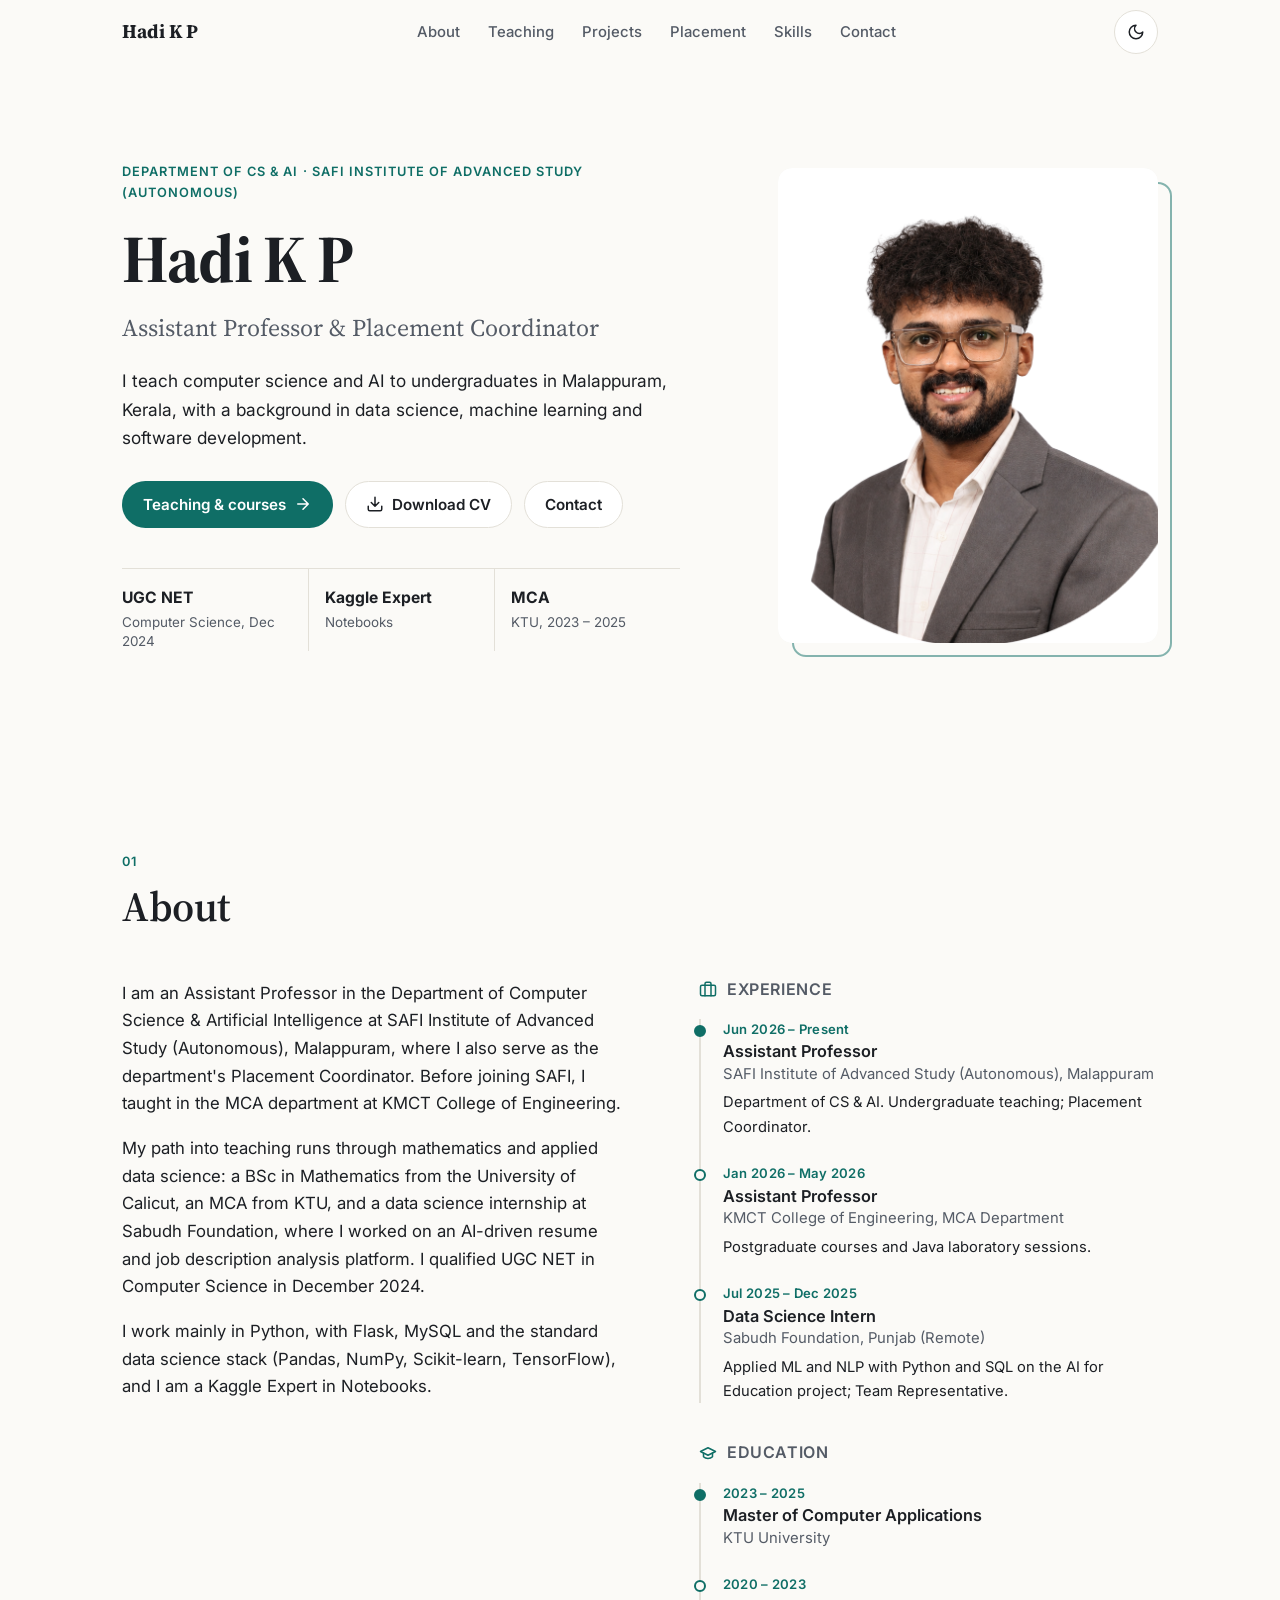
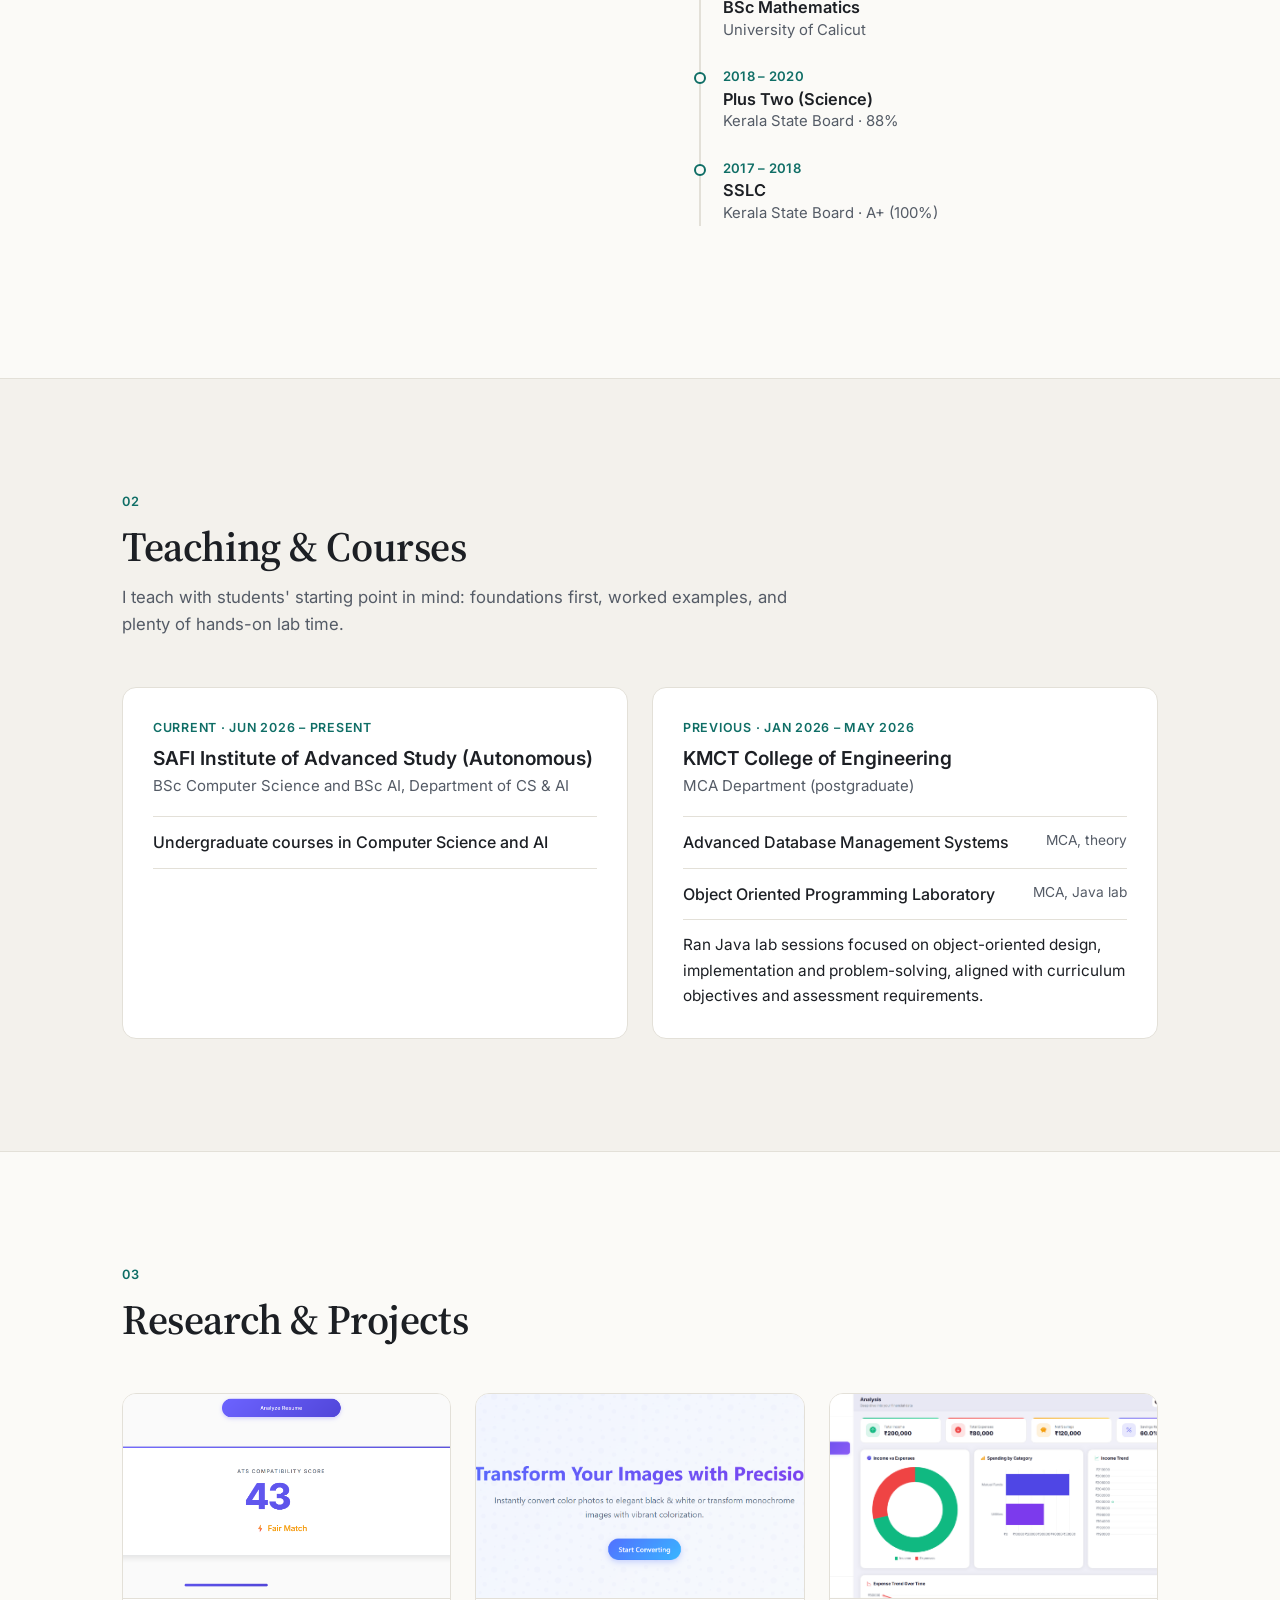
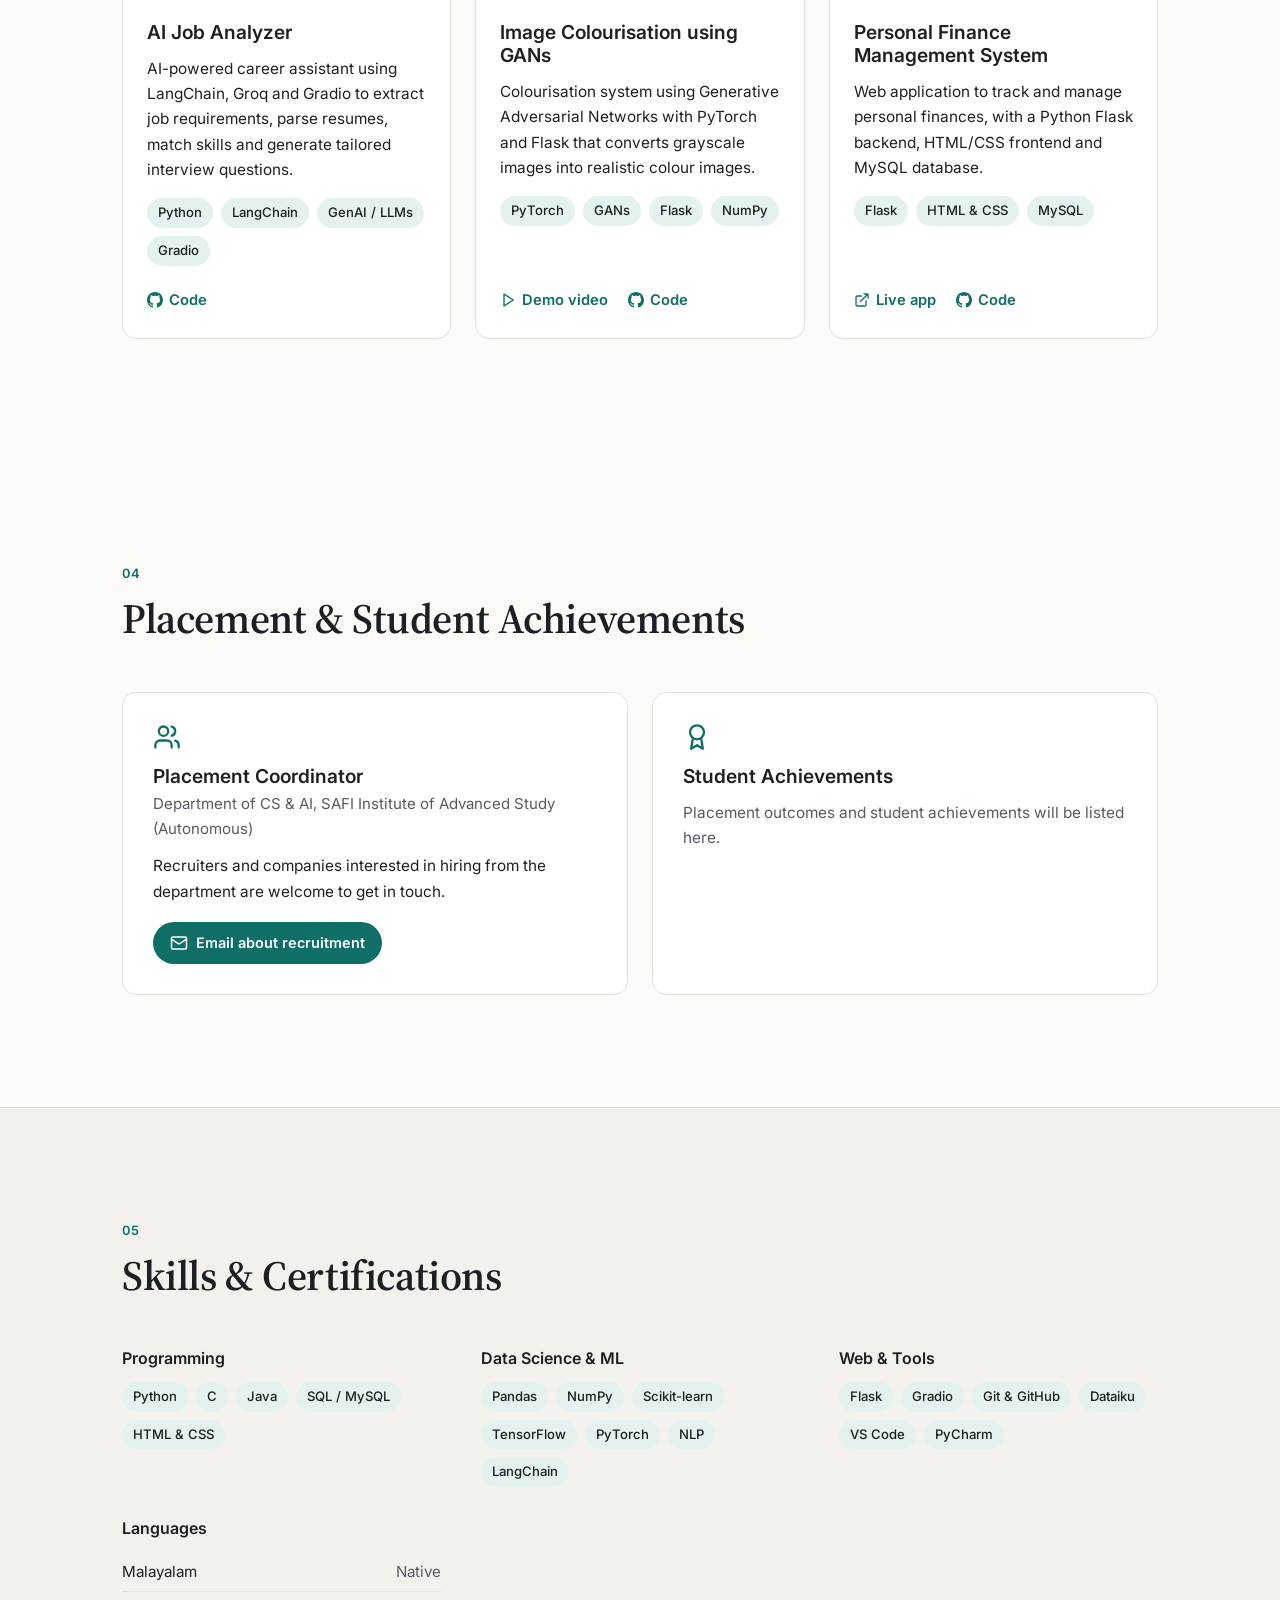
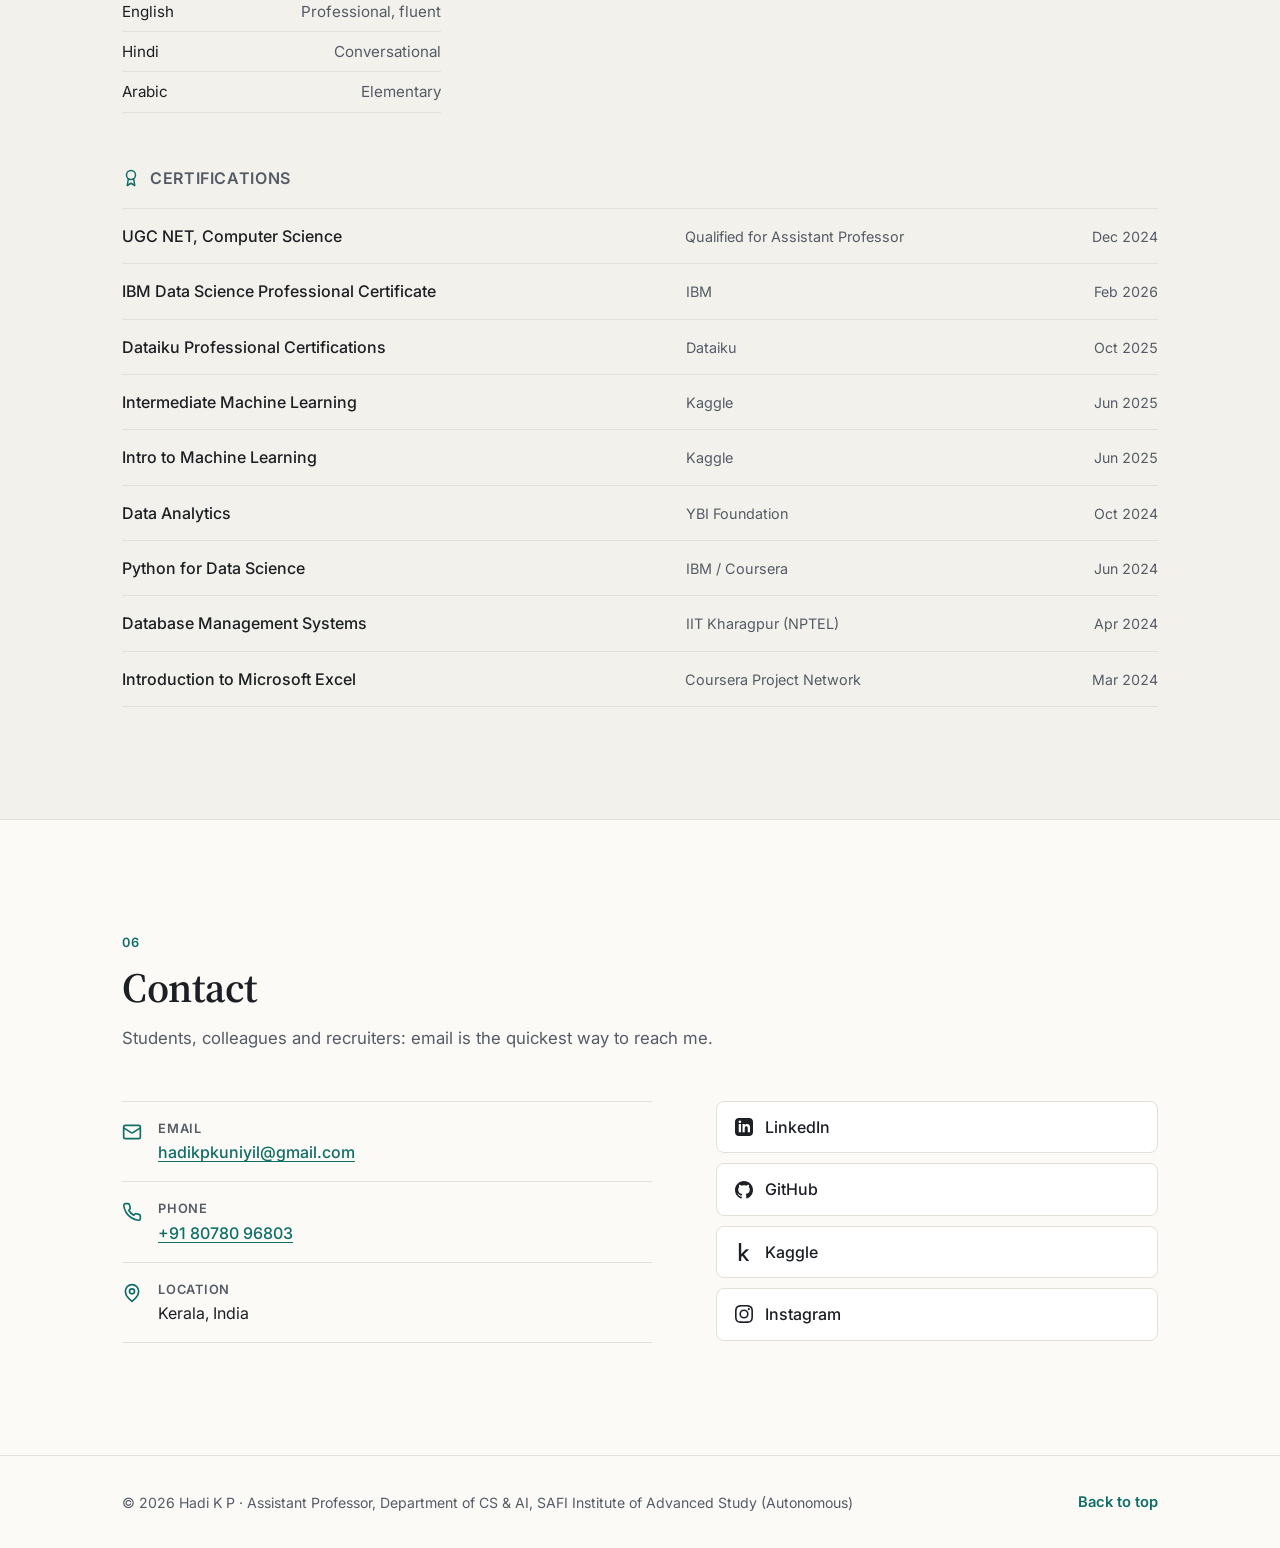
<file: index.html>
<!DOCTYPE html>
<html lang="en">
<head>
  <meta charset="UTF-8">
  <meta name="viewport" content="width=device-width, initial-scale=1">
  <title>Hadi K P | Assistant Professor, CS &amp; AI, SAFI Malappuram</title>
  <meta name="description" content="Hadi K P is an Assistant Professor and Placement Coordinator in the Department of CS &amp; AI at SAFI Institute of Advanced Study (Autonomous), Malappuram, Kerala. UGC NET qualified, MCA, Kaggle Expert.">
  <meta name="author" content="Hadi K P">
  <meta name="theme-color" content="#fbfaf7" media="(prefers-color-scheme: light)">
  <meta name="theme-color" content="#0f1214" media="(prefers-color-scheme: dark)">
  <meta name="color-scheme" content="light dark">

  <!-- ============================================================
       SITE URL: set to https://haadikp.github.io/Portfolio/ (from the
       repo remote Haadikp/Portfolio). If you add a custom domain, update
       it in 3 places: canonical, og:url, og:image.
       ============================================================ -->
  <link rel="canonical" href="https://haadikp.github.io/Portfolio/">

  <!-- Open Graph (WhatsApp, LinkedIn, Facebook) -->
  <meta property="og:type" content="profile">
  <meta property="og:title" content="Hadi K P | Assistant Professor, CS &amp; AI">
  <meta property="og:description" content="Assistant Professor and Placement Coordinator, Department of CS &amp; AI, SAFI Institute of Advanced Study (Autonomous), Malappuram, Kerala.">
  <meta property="og:url" content="https://haadikp.github.io/Portfolio/">
  <!-- TODO (OG IMAGE): best results with a 1200x630 JPG under 300 KB named og-image.jpg in Images/.
       Until you make one, this points to your profile photo. -->
  <meta property="og:image" content="https://haadikp.github.io/Portfolio/Images/Hadi%20K%20P.png">
  <meta property="og:image:alt" content="Portrait of Hadi K P">
  <meta property="og:locale" content="en_IN">
  <meta name="twitter:card" content="summary_large_image">

  <!-- Favicons. favicon.svg is new (included). The PNG/manifest lines are from your
       old site: keep them only if those files exist in your repo. -->
  <link rel="icon" href="favicon.svg" type="image/svg+xml">
  <link rel="icon" type="image/png" sizes="32x32" href="favicon-32x32.png">
  <link rel="apple-touch-icon" sizes="180x180" href="apple-touch-icon.png">
  <link rel="manifest" href="site.webmanifest">

  <!-- Fonts: Source Serif 4 (headings), Inter (body). Free, Google Fonts. -->
  <link rel="preconnect" href="https://fonts.googleapis.com">
  <link rel="preconnect" href="https://fonts.gstatic.com" crossorigin>
  <link rel="stylesheet" href="https://fonts.googleapis.com/css2?family=Inter:wght@400;500;600&amp;family=Source+Serif+4:opsz,wght@8..60,600;8..60,700&amp;display=swap">

  <link rel="stylesheet" href="style.css">

  <!-- Applies the saved theme before first paint, so the page never flashes the wrong colours. -->
  <script>
    (function () {
      try {
        var t = localStorage.getItem('theme');
        if (t === 'light' || t === 'dark') document.documentElement.setAttribute('data-theme', t);
      } catch (e) {}
    })();
  </script>
  <script src="script.js" defer></script>

  <!-- Structured data: helps Google show your name, job and profiles correctly. -->
  <script type="application/ld+json">
  {
    "@context": "https://schema.org",
    "@type": "Person",
    "name": "Hadi K P",
    "jobTitle": "Assistant Professor",
    "worksFor": {
      "@type": "CollegeOrUniversity",
      "name": "SAFI Institute of Advanced Study (Autonomous)",
      "address": { "@type": "PostalAddress", "addressLocality": "Malappuram", "addressRegion": "Kerala", "addressCountry": "IN" }
    },
    "alumniOf": [
      { "@type": "CollegeOrUniversity", "name": "APJ Abdul Kalam Technological University (KTU)" },
      { "@type": "CollegeOrUniversity", "name": "University of Calicut" }
    ],
    "email": "mailto:hadikpkuniyil@gmail.com",
    "sameAs": [
      "https://www.linkedin.com/in/hadi-kp/",
      "https://github.com/Haadikp",
      "https://www.kaggle.com/hadikp"
    ]
  }
  </script>
</head>

<body>
  <!-- Icon sprite (Lucide-style line icons + brand marks). Inline = zero extra requests. -->
  <svg class="sprite" aria-hidden="true" focusable="false">
    <symbol id="i-sun" viewBox="0 0 24 24"><circle cx="12" cy="12" r="4"/><path d="M12 2v2M12 20v2M4.93 4.93l1.41 1.41M17.66 17.66l1.41 1.41M2 12h2M20 12h2M6.34 17.66l-1.41 1.41M19.07 4.93l-1.41 1.41"/></symbol>
    <symbol id="i-moon" viewBox="0 0 24 24"><path d="M12 3a6 6 0 0 0 9 9 9 9 0 1 1-9-9Z"/></symbol>
    <symbol id="i-menu" viewBox="0 0 24 24"><path d="M4 6h16M4 12h16M4 18h16"/></symbol>
    <symbol id="i-x" viewBox="0 0 24 24"><path d="M18 6 6 18M6 6l12 12"/></symbol>
    <symbol id="i-mail" viewBox="0 0 24 24"><rect width="20" height="16" x="2" y="4" rx="2"/><path d="m22 7-8.97 5.7a1.94 1.94 0 0 1-2.06 0L2 7"/></symbol>
    <symbol id="i-phone" viewBox="0 0 24 24"><path d="M22 16.92v3a2 2 0 0 1-2.18 2 19.79 19.79 0 0 1-8.63-3.07 19.5 19.5 0 0 1-6-6 19.79 19.79 0 0 1-3.07-8.67A2 2 0 0 1 4.11 2h3a2 2 0 0 1 2 1.72c.13.96.36 1.9.7 2.81a2 2 0 0 1-.45 2.11L8.09 9.91a16 16 0 0 0 6 6l1.27-1.27a2 2 0 0 1 2.11-.45c.91.34 1.85.57 2.81.7A2 2 0 0 1 22 16.92Z"/></symbol>
    <symbol id="i-pin" viewBox="0 0 24 24"><path d="M20 10c0 6-8 12-8 12s-8-6-8-12a8 8 0 0 1 16 0Z"/><circle cx="12" cy="10" r="3"/></symbol>
    <symbol id="i-download" viewBox="0 0 24 24"><path d="M21 15v4a2 2 0 0 1-2 2H5a2 2 0 0 1-2-2v-4"/><path d="m7 10 5 5 5-5M12 15V3"/></symbol>
    <symbol id="i-arrow" viewBox="0 0 24 24"><path d="M5 12h14M12 5l7 7-7 7"/></symbol>
    <symbol id="i-external" viewBox="0 0 24 24"><path d="M15 3h6v6M10 14 21 3M18 13v6a2 2 0 0 1-2 2H5a2 2 0 0 1-2-2V8a2 2 0 0 1 2-2h6"/></symbol>
    <symbol id="i-play" viewBox="0 0 24 24"><path d="m6 3 14 9-14 9V3Z"/></symbol>
    <symbol id="i-cap" viewBox="0 0 24 24"><path d="M22 10 12 5 2 10l10 5 10-5Z"/><path d="M6 12v5c3 3 9 3 12 0v-5"/></symbol>
    <symbol id="i-briefcase" viewBox="0 0 24 24"><rect width="20" height="14" x="2" y="7" rx="2"/><path d="M16 21V5a2 2 0 0 0-2-2h-4a2 2 0 0 0-2 2v16"/></symbol>
    <symbol id="i-award" viewBox="0 0 24 24"><circle cx="12" cy="8" r="6"/><path d="M15.48 12.89 17 22l-5-3-5 3 1.52-9.11"/></symbol>
    <symbol id="i-book" viewBox="0 0 24 24"><path d="M2 3h6a4 4 0 0 1 4 4v14a3 3 0 0 0-3-3H2Z"/><path d="M22 3h-6a4 4 0 0 0-4 4v14a3 3 0 0 1 3-3h7Z"/></symbol>
    <symbol id="i-users" viewBox="0 0 24 24"><path d="M16 21v-2a4 4 0 0 0-4-4H6a4 4 0 0 0-4 4v2"/><circle cx="9" cy="7" r="4"/><path d="M22 21v-2a4 4 0 0 0-3-3.87M16 3.13a4 4 0 0 1 0 7.75"/></symbol>
    <symbol id="b-linkedin" viewBox="0 0 24 24"><path d="M19 0h-14c-2.761 0-5 2.239-5 5v14c0 2.761 2.239 5 5 5h14c2.762 0 5-2.239 5-5v-14c0-2.761-2.238-5-5-5zm-11 19h-3v-11h3v11zm-1.5-12.268c-.966 0-1.75-.79-1.75-1.764s.784-1.764 1.75-1.764 1.75.79 1.75 1.764-.783 1.764-1.75 1.764zm13.5 12.268h-3v-5.604c0-3.368-4-3.113-4 0v5.604h-3v-11h3v1.765c1.396-2.586 7-2.777 7 2.476v6.759z"/></symbol>
    <symbol id="b-github" viewBox="0 0 24 24"><path d="M12 0c-6.626 0-12 5.373-12 12 0 5.302 3.438 9.8 8.207 11.387.599.111.793-.261.793-.577v-2.234c-3.338.726-4.033-1.416-4.033-1.416-.546-1.387-1.333-1.756-1.333-1.756-1.089-.745.083-.729.083-.729 1.205.084 1.839 1.237 1.839 1.237 1.07 1.834 2.807 1.304 3.492.997.107-.775.418-1.305.762-1.604-2.665-.305-5.467-1.334-5.467-5.931 0-1.311.469-2.381 1.236-3.221-.124-.303-.535-1.524.117-3.176 0 0 1.008-.322 3.301 1.23.957-.266 1.983-.399 3.003-.404 1.02.005 2.047.138 3.006.404 2.291-1.552 3.297-1.23 3.297-1.23.653 1.653.242 2.874.118 3.176.77.84 1.235 1.911 1.235 3.221 0 4.609-2.807 5.624-5.479 5.921.43.372.823 1.102.823 2.222v3.293c0 .319.192.694.801.576 4.765-1.589 8.199-6.086 8.199-11.386 0-6.627-5.373-12-12-12z"/></symbol>
    <symbol id="b-kaggle" viewBox="0 0 24 24"><path d="M18.825 23.859c-.022.092-.117.141-.281.141h-3.139c-.187 0-.351-.082-.492-.248l-5.178-6.589-1.448 1.374v5.111c0 .235-.117.352-.351.352H5.505c-.236 0-.354-.117-.354-.352V.353c0-.233.118-.353.354-.353h2.431c.234 0 .351.12.351.353v14.343l6.203-6.272c.165-.165.33-.247.495-.247h3.239c.144 0 .236.06.285.18.046.149.034.255-.036.315l-6.555 6.344 6.836 8.507c.095.104.117.208.07.234"/></symbol>
    <symbol id="b-instagram" viewBox="0 0 24 24"><path d="M12 2.163c3.204 0 3.584.012 4.85.07 3.252.148 4.771 1.691 4.919 4.919.058 1.265.069 1.645.069 4.849 0 3.205-.012 3.584-.069 4.849-.149 3.225-1.664 4.771-4.919 4.919-1.266.058-1.644.07-4.85.07-3.204 0-3.584-.012-4.849-.07-3.26-.149-4.771-1.699-4.919-4.92-.058-1.265-.07-1.644-.07-4.849 0-3.204.013-3.583.07-4.849.149-3.227 1.664-4.771 4.919-4.919 1.266-.057 1.645-.069 4.849-.069zM12 0C8.741 0 8.333.014 7.053.072 2.695.272.273 2.69.073 7.052.014 8.333 0 8.741 0 12c0 3.259.014 3.668.072 4.948.2 4.358 2.618 6.78 6.98 6.98C8.333 23.986 8.741 24 12 24c3.259 0 3.668-.014 4.948-.072 4.354-.2 6.782-2.618 6.979-6.98.059-1.28.073-1.689.073-4.948 0-3.259-.014-3.667-.072-4.947-.196-4.354-2.617-6.78-6.979-6.98C15.668.014 15.259 0 12 0zm0 5.838a6.162 6.162 0 100 12.324 6.162 6.162 0 000-12.324zM12 16a4 4 0 110-8 4 4 0 010 8zm6.406-11.845a1.44 1.44 0 100 2.881 1.44 1.44 0 000-2.881z"/></symbol>
    <symbol id="b-scholar" viewBox="0 0 24 24"><path d="M5.242 13.769 0 9.5 12 0l12 9.5-5.242 4.269C17.548 11.249 14.978 9.5 12 9.5c-2.977 0-5.548 1.748-6.758 4.269zM12 10a7 7 0 1 0 0 14 7 7 0 0 0 0-14z"/></symbol>
  </svg>

  <a class="skip-link" href="#main">Skip to content</a>

  <header class="site-header" id="top">
    <nav class="nav container" aria-label="Main">
      <a class="brand" href="#top" aria-label="Hadi K P, back to top">Hadi K P</a>

      <ul class="nav-links" id="nav-links">
        <li><a href="#about">About</a></li>
        <li><a href="#teaching">Teaching</a></li>
        <li><a href="#projects">Projects</a></li>
        <!-- Uncomment once the Publications section has entries:
        <li><a href="#publications">Publications</a></li> -->
        <li><a href="#placement">Placement</a></li>
        <li><a href="#skills">Skills</a></li>
        <li><a href="#contact">Contact</a></li>
      </ul>

      <div class="nav-actions">
        <button class="icon-btn" id="theme-toggle" type="button" aria-label="Switch to dark theme">
          <svg class="icon icon-sun" aria-hidden="true"><use href="#i-sun"/></svg>
          <svg class="icon icon-moon" aria-hidden="true"><use href="#i-moon"/></svg>
        </button>
        <button class="icon-btn menu-btn" id="menu-btn" type="button" aria-label="Open menu" aria-expanded="false" aria-controls="nav-links">
          <svg class="icon icon-open" aria-hidden="true"><use href="#i-menu"/></svg>
          <svg class="icon icon-close" aria-hidden="true"><use href="#i-x"/></svg>
        </button>
      </div>
    </nav>
  </header>

  <main id="main">

    <!-- ================= HERO ================= -->
    <section class="hero container" aria-labelledby="hero-title">
      <div class="hero-text">
        <p class="eyebrow">Department of CS &amp; AI · SAFI Institute of Advanced Study (Autonomous)</p>
        <h1 id="hero-title">Hadi K P</h1>
        <p class="hero-role">Assistant Professor &amp; Placement Coordinator</p>
        <p class="hero-intro">I teach computer science and AI to undergraduates in Malappuram, Kerala, with a background in data science, machine learning and software development.</p>
        <div class="hero-ctas">
          <a class="btn btn-primary" href="#teaching">Teaching &amp; courses
            <svg class="icon" aria-hidden="true"><use href="#i-arrow"/></svg></a>
          <a class="btn btn-ghost" href="Images/Resume.pdf" download>
            <svg class="icon" aria-hidden="true"><use href="#i-download"/></svg> Download CV</a>
          <a class="btn btn-ghost" href="#contact">Contact</a>
        </div>
        <ul class="hero-facts" aria-label="Highlights">
          <li><strong>UGC NET</strong><span>Computer Science, Dec 2024</span></li>
          <li><strong>Kaggle Expert</strong><span>Notebooks</span></li>
          <li><strong>MCA</strong><span>KTU, 2023 – 2025</span></li>
        </ul>
      </div>
      <figure class="hero-photo">
        <!-- Tip: export this photo as a ~600x750 WebP/JPG under 150 KB and update the src. -->
        <img src="Images/Hadi%20K%20P.png" alt="Portrait of Hadi K P" width="480" height="600" fetchpriority="high" decoding="async">
      </figure>
    </section>

    <!-- ================= ABOUT ================= -->
    <section class="section" id="about" aria-labelledby="about-title">
      <div class="container">
        <header class="section-head reveal">
          <h2 id="about-title">About</h2>
        </header>

        <div class="about-grid">
          <div class="prose reveal">
            <p>I am an Assistant Professor in the Department of Computer Science &amp; Artificial Intelligence at SAFI Institute of Advanced Study (Autonomous), Malappuram, where I also serve as the department's Placement Coordinator. Before joining SAFI, I taught in the MCA department at KMCT College of Engineering.</p>
            <p>My path into teaching runs through mathematics and applied data science: a BSc in Mathematics from the University of Calicut, an MCA from KTU, and a data science internship at Sabudh Foundation, where I worked on an AI-driven resume and job description analysis platform. I qualified UGC NET in Computer Science in December 2024.</p>
            <p>I work mainly in Python, with Flask, MySQL and the standard data science stack (Pandas, NumPy, Scikit-learn, TensorFlow), and I am a Kaggle Expert in Notebooks.</p>
            <!-- TODO (RESEARCH INTERESTS): add one sentence naming 2–4 specific research interests,
                 e.g. "My research interests are ___, ___ and ___." Hiring committees look for this first. -->
          </div>

          <div class="timeline-wrap reveal">
            <h3 class="sub-title"><svg class="icon" aria-hidden="true"><use href="#i-briefcase"/></svg> Experience</h3>
            <ol class="timeline">
              <li>
                <p class="tl-date">Jun 2026 – Present</p>
                <h4>Assistant Professor</h4>
                <p class="tl-org">SAFI Institute of Advanced Study (Autonomous), Malappuram</p>
                <p class="tl-note">Department of CS &amp; AI. Undergraduate teaching; Placement Coordinator.</p>
              </li>
              <li>
                <p class="tl-date">Jan 2026 – May 2026</p>
                <h4>Assistant Professor</h4>
                <p class="tl-org">KMCT College of Engineering, MCA Department</p>
                <p class="tl-note">Postgraduate courses and Java laboratory sessions.</p>
              </li>
              <li>
                <p class="tl-date">Jul 2025 – Dec 2025</p>
                <h4>Data Science Intern</h4>
                <p class="tl-org">Sabudh Foundation, Punjab (Remote)</p>
                <p class="tl-note">Applied ML and NLP with Python and SQL on the AI for Education project; Team Representative.</p>
              </li>
            </ol>

            <h3 class="sub-title"><svg class="icon" aria-hidden="true"><use href="#i-cap"/></svg> Education</h3>
            <ol class="timeline">
              <li>
                <p class="tl-date">2023 – 2025</p>
                <h4>Master of Computer Applications</h4>
                <p class="tl-org">KTU University</p>
              </li>
              <li>
                <p class="tl-date">2020 – 2023</p>
                <h4>BSc Mathematics</h4>
                <p class="tl-org">University of Calicut</p>
              </li>
              <li>
                <p class="tl-date">2018 – 2020</p>
                <h4>Plus Two (Science)</h4>
                <p class="tl-org">Kerala State Board · 88%</p>
              </li>
              <li>
                <p class="tl-date">2017 – 2018</p>
                <h4>SSLC</h4>
                <p class="tl-org">Kerala State Board · A+ (100%)</p>
              </li>
            </ol>
          </div>
        </div>
      </div>
    </section>

    <!-- ================= TEACHING ================= -->
    <section class="section section-alt" id="teaching" aria-labelledby="teaching-title">
      <div class="container">
        <header class="section-head reveal">
          <h2 id="teaching-title">Teaching &amp; Courses</h2>
          <p class="section-lede">I teach with students' starting point in mind: foundations first, worked examples, and plenty of hands-on lab time.</p>
        </header>

        <div class="card-grid two">
          <article class="card reveal">
            <p class="card-kicker">Current · Jun 2026 – Present</p>
            <h3>SAFI Institute of Advanced Study (Autonomous)</h3>
            <p class="card-sub">BSc Computer Science and BSc AI, Department of CS &amp; AI</p>
            <!-- TODO (SAFI COURSES): list the papers you teach this semester, one <li> each, e.g.
                 <li><span class="course">Course title</span><span class="course-meta">BSc AI · Semester 3</span></li> -->
            <ul class="course-list">
              <li><span class="course">Undergraduate courses in Computer Science and AI</span></li>
            </ul>
          </article>

          <article class="card reveal">
            <p class="card-kicker">Previous · Jan 2026 – May 2026</p>
            <h3>KMCT College of Engineering</h3>
            <p class="card-sub">MCA Department (postgraduate)</p>
            <ul class="course-list">
              <li><span class="course">Advanced Database Management Systems</span><span class="course-meta">MCA, theory</span></li>
              <li><span class="course">Object Oriented Programming Laboratory</span><span class="course-meta">MCA, Java lab</span></li>
            </ul>
            <p class="card-text">Ran Java lab sessions focused on object-oriented design, implementation and problem-solving, aligned with curriculum objectives and assessment requirements.</p>
          </article>
        </div>
        <!-- TODO (TEACHING MATERIALS, optional): link public notes, slides or lab manuals here
             if you want students to find them from this page. -->
      </div>
    </section>

    <!-- ================= PROJECTS ================= -->
    <section class="section" id="projects" aria-labelledby="projects-title">
      <div class="container">
        <header class="section-head reveal">
          <h2 id="projects-title">Research &amp; Projects</h2>
        </header>
        <!-- TODO (RESEARCH): when you have a research project, thesis, or ongoing work,
             add a card above the projects grid describing the question, method and status. -->

        <div class="card-grid three">
          <article class="project card reveal">
            <div class="project-img">
              <img src="Images/Job_analyzer_AI.png" alt="Screenshot of the AI Job Analyzer interface" width="640" height="400" loading="lazy" decoding="async">
            </div>
            <div class="project-body">
              <h3>AI Job Analyzer</h3>
              <p class="card-text">AI-powered career assistant using LangChain, Groq and Gradio to extract job requirements, parse resumes, match skills and generate tailored interview questions.</p>
              <ul class="tags" aria-label="Technologies">
                <li>Python</li><li>LangChain</li><li>GenAI / LLMs</li><li>Gradio</li>
              </ul>
              <div class="project-links">
                <a class="link" href="https://github.com/Haadikp/Job-Aanalyzer-AI" target="_blank" rel="noopener">
                  <svg class="icon icon-fill" aria-hidden="true"><use href="#b-github"/></svg> Code<span class="sr-only"> for AI Job Analyzer (opens in new tab)</span></a>
              </div>
            </div>
          </article>

          <article class="project card reveal">
            <div class="project-img">
              <img src="Images/Result2-webpg.png" alt="Grayscale photo next to its GAN-colourised version" width="640" height="400" loading="lazy" decoding="async">
            </div>
            <div class="project-body">
              <h3>Image Colourisation using GANs</h3>
              <p class="card-text">Colourisation system using Generative Adversarial Networks with PyTorch and Flask that converts grayscale images into realistic colour images.</p>
              <ul class="tags" aria-label="Technologies">
                <li>PyTorch</li><li>GANs</li><li>Flask</li><li>NumPy</li>
              </ul>
              <div class="project-links">
                <button class="link" type="button" data-video="Images/Image_colorization_using_gans.mp4" data-video-title="Image Colourisation using GANs demo">
                  <svg class="icon" aria-hidden="true"><use href="#i-play"/></svg> Demo video</button>
                <a class="link" href="https://github.com/Haadikp/Image_Colourization" target="_blank" rel="noopener">
                  <svg class="icon icon-fill" aria-hidden="true"><use href="#b-github"/></svg> Code<span class="sr-only"> for Image Colourisation (opens in new tab)</span></a>
              </div>
            </div>
          </article>

          <article class="project card reveal">
            <div class="project-img">
              <img src="Images/home%20page.png" alt="Home page of the Personal Finance Management System" width="640" height="400" loading="lazy" decoding="async">
            </div>
            <div class="project-body">
              <h3>Personal Finance Management System</h3>
              <p class="card-text">Web application to track and manage personal finances, with a Python Flask backend, HTML/CSS frontend and MySQL database.</p>
              <ul class="tags" aria-label="Technologies">
                <li>Flask</li><li>HTML &amp; CSS</li><li>MySQL</li>
              </ul>
              <div class="project-links">
                <a class="link" href="https://finance-manager-eight-rho.vercel.app/" target="_blank" rel="noopener">
                  <svg class="icon" aria-hidden="true"><use href="#i-external"/></svg> Live app<span class="sr-only"> (opens in new tab)</span></a>
                <a class="link" href="https://github.com/Haadikp/FinanceManager" target="_blank" rel="noopener">
                  <svg class="icon icon-fill" aria-hidden="true"><use href="#b-github"/></svg> Code<span class="sr-only"> for Finance Manager (opens in new tab)</span></a>
              </div>
            </div>
          </article>
        </div>
      </div>
    </section>

    <!-- ================= PUBLICATIONS =================
         TODO (PUBLICATIONS): this section is hidden because there are no entries yet.
         To show it:
           1. Delete the word  hidden  from the <section> tag below.
           2. Replace the commented example with your real papers (newest first).
           3. Uncomment the "Publications" link in the nav at the top.
         Include: authors (your name in <strong>), title, venue, year, and a DOI or PDF link.
    ===================================================== -->
    <section class="section section-alt" id="publications" aria-labelledby="pubs-title" hidden>
      <div class="container">
        <header class="section-head reveal">
          <h2 id="pubs-title">Publications</h2>
        </header>
        <ol class="pub-list">
          <!-- Example format, copy once per paper:
          <li class="pub reveal">
            <p class="pub-title">Paper title</p>
            <p class="pub-authors"><strong>Hadi K P</strong>, Co-author Name</p>
            <p class="pub-venue">Journal or Conference Name, Year</p>
            <a class="link" href="https://doi.org/..." target="_blank" rel="noopener">DOI</a>
          </li>
          -->
        </ol>
      </div>
    </section>

    <!-- ================= PLACEMENT ================= -->
    <section class="section" id="placement" aria-labelledby="placement-title">
      <div class="container">
        <header class="section-head reveal">
          <h2 id="placement-title">Placement &amp; Student Achievements</h2>
        </header>

        <div class="card-grid two">
          <article class="card reveal">
            <svg class="icon icon-lg" aria-hidden="true"><use href="#i-users"/></svg>
            <h3>Placement Coordinator</h3>
            <p class="card-sub">Department of CS &amp; AI, SAFI Institute of Advanced Study (Autonomous)</p>
            <!-- TODO (PLACEMENT ROLE): add 2–4 short lines on what you actually do in this role,
                 e.g. drives organised, training sessions run, companies engaged. Only real, verifiable items. -->
            <p class="card-text">Recruiters and companies interested in hiring from the department are welcome to get in touch.</p>
            <a class="btn btn-primary btn-sm" href="mailto:hadi@siasindia.org?subject=Campus%20recruitment%20%E2%80%93%20Dept.%20of%20CS%20%26%20AI%2C%20SAFI">
              <svg class="icon" aria-hidden="true"><use href="#i-mail"/></svg> Email about recruitment</a>
          </article>

          <article class="card reveal">
            <svg class="icon icon-lg" aria-hidden="true"><use href="#i-award"/></svg>
            <h3>Student Achievements</h3>
            <!-- TODO (STUDENT ACHIEVEMENTS): replace the paragraph below with a list once you have
                 real outcomes, e.g.
                 <ul class="course-list">
                   <li><span class="course">N students placed at Company</span><span class="course-meta">2026–27</span></li>
                   <li><span class="course">Hackathon / competition result</span><span class="course-meta">Event, Year</span></li>
                 </ul>
                 Get students' consent before naming them. -->
            <p class="card-text muted">Placement outcomes and student achievements will be listed here.</p>
          </article>
        </div>
      </div>
    </section>

    <!-- ================= SKILLS ================= -->
    <section class="section section-alt" id="skills" aria-labelledby="skills-title">
      <div class="container">
        <header class="section-head reveal">
          <h2 id="skills-title">Skills &amp; Certifications</h2>
        </header>

        <div class="skills-grid">
          <div class="skill-group reveal">
            <h3>Programming</h3>
            <ul class="tags">
              <li>Python</li><li>C</li><li>Java</li><li>SQL / MySQL</li><li>HTML &amp; CSS</li>
            </ul>
          </div>
          <div class="skill-group reveal">
            <h3>Data Science &amp; ML</h3>
            <ul class="tags">
              <li>Pandas</li><li>NumPy</li><li>Scikit-learn</li><li>TensorFlow</li><li>PyTorch</li><li>NLP</li><li>LangChain</li>
            </ul>
          </div>
          <div class="skill-group reveal">
            <h3>Web &amp; Tools</h3>
            <ul class="tags">
              <li>Flask</li><li>Gradio</li><li>Git &amp; GitHub</li><li>Dataiku</li><li>VS Code</li><li>PyCharm</li>
            </ul>
          </div>
          <div class="skill-group reveal">
            <h3>Languages</h3>
            <ul class="lang-list">
              <li><span>Malayalam</span><span class="muted">Native</span></li>
              <li><span>English</span><span class="muted">Professional, fluent</span></li>
              <li><span>Hindi</span><span class="muted">Conversational</span></li>
              <li><span>Arabic</span><span class="muted">Elementary</span></li>
            </ul>
          </div>
        </div>

        <h3 class="sub-title cert-title reveal"><svg class="icon" aria-hidden="true"><use href="#i-award"/></svg> Certifications</h3>
        <ul class="cert-list reveal">
          <li><span class="cert-name">UGC NET, Computer Science</span><span class="cert-org">Qualified for Assistant Professor</span><span class="cert-date">Dec 2024</span></li>
          <li><span class="cert-name">IBM Data Science Professional Certificate</span><span class="cert-org">IBM</span><span class="cert-date">Feb 2026</span></li>
          <li><span class="cert-name">Dataiku Professional Certifications</span><span class="cert-org">Dataiku</span><span class="cert-date">Oct 2025</span></li>
          <li><span class="cert-name">Intermediate Machine Learning</span><span class="cert-org">Kaggle</span><span class="cert-date">Jun 2025</span></li>
          <li><span class="cert-name">Intro to Machine Learning</span><span class="cert-org">Kaggle</span><span class="cert-date">Jun 2025</span></li>
          <li><span class="cert-name">Data Analytics</span><span class="cert-org">YBI Foundation</span><span class="cert-date">Oct 2024</span></li>
          <li><span class="cert-name">Python for Data Science</span><span class="cert-org">IBM / Coursera</span><span class="cert-date">Jun 2024</span></li>
          <li><span class="cert-name">Database Management Systems</span><span class="cert-org">IIT Kharagpur (NPTEL)</span><span class="cert-date">Apr 2024</span></li>
          <li><span class="cert-name">Introduction to Microsoft Excel</span><span class="cert-org">Coursera Project Network</span><span class="cert-date">Mar 2024</span></li>
        </ul>
      </div>
    </section>

    <!-- ================= CONTACT ================= -->
    <section class="section" id="contact" aria-labelledby="contact-title">
      <div class="container">
        <header class="section-head reveal">
          <h2 id="contact-title">Contact</h2>
          <p class="section-lede">Students, colleagues and recruiters: email is the quickest way to reach me.</p>
        </header>

        <div class="contact-grid reveal">
          <ul class="contact-list">
            <li>
              <svg class="icon" aria-hidden="true"><use href="#i-mail"/></svg>
              <div><p class="contact-label">Email</p><a href="mailto:hadikpkuniyil@gmail.com">hadikpkuniyil@gmail.com</a></div>
            </li>
            <li>
              <svg class="icon" aria-hidden="true"><use href="#i-phone"/></svg>
              <div><p class="contact-label">Phone</p><a href="tel:+918078096803">+91&nbsp;80780&nbsp;96803</a></div>
            </li>
            <li>
              <svg class="icon" aria-hidden="true"><use href="#i-pin"/></svg>
              <div><p class="contact-label">Location</p><p>Kerala, India</p></div>
            </li>
          </ul>

          <ul class="social-list" aria-label="Profiles">
            <li><a href="https://www.linkedin.com/in/hadi-kp/" target="_blank" rel="noopener">
              <svg class="icon icon-fill" aria-hidden="true"><use href="#b-linkedin"/></svg> LinkedIn<span class="sr-only"> (opens in new tab)</span></a></li>
            <li><a href="https://github.com/Haadikp" target="_blank" rel="noopener">
              <svg class="icon icon-fill" aria-hidden="true"><use href="#b-github"/></svg> GitHub<span class="sr-only"> (opens in new tab)</span></a></li>
            <!-- TODO (GOOGLE SCHOLAR): create a profile at https://scholar.google.com/citations,
                 then uncomment this item and paste your profile URL in href.
            <li><a href="https://scholar.google.com/citations?user=YOUR_ID" target="_blank" rel="noopener">
              <svg class="icon icon-fill" aria-hidden="true"><use href="#b-scholar"/></svg> Google Scholar<span class="sr-only"> (opens in new tab)</span></a></li>
            -->
            <li><a href="https://www.kaggle.com/hadikp" target="_blank" rel="noopener">
              <svg class="icon icon-fill" aria-hidden="true"><use href="#b-kaggle"/></svg> Kaggle<span class="sr-only"> (opens in new tab)</span></a></li>
            <li><a href="https://www.instagram.com/haadi.kp" target="_blank" rel="noopener">
              <svg class="icon icon-fill" aria-hidden="true"><use href="#b-instagram"/></svg> Instagram<span class="sr-only"> (opens in new tab)</span></a></li>
          </ul>
        </div>
      </div>
    </section>
  </main>

  <footer class="site-footer">
    <div class="container footer-inner">
      <p>&copy; <span id="year">2026</span> Hadi K P · Assistant Professor, Department of CS &amp; AI, SAFI Institute of Advanced Study (Autonomous)</p>
      <a href="#top" class="link">Back to top</a>
    </div>
  </footer>

  <!-- Demo video player (native <dialog>: keyboard and screen-reader friendly) -->
  <dialog class="video-dialog" id="video-dialog" aria-label="Project demo video">
    <div class="video-head">
      <p class="video-title" id="video-title">Demo</p>
      <button class="icon-btn" type="button" id="video-close" aria-label="Close video">
        <svg class="icon" aria-hidden="true"><use href="#i-x"/></svg>
      </button>
    </div>
    <video id="video-player" controls preload="none" playsinline></video>
  </dialog>
</body>
</html>
</file>
<file: style.css>
/* =========================================================
   Hadi K P — academic portfolio
   One accent colour (teal), serif headings, sans body.
   Light theme is default; dark follows the OS unless the
   visitor picks one with the toggle (saved in localStorage).
   ========================================================= */

/* ---------- Design tokens ---------- */
:root {
  --bg: #fbfaf7;
  --surface: #ffffff;
  --surface-alt: #f3f1ec;
  --text: #1c1f24;
  --muted: #545b66;
  --border: #e3e0d8;
  --accent: #0f6e66;
  --accent-strong: #0b5650;
  --accent-soft: #e3f1ef;
  --on-accent: #ffffff;
  --shadow: 0 1px 2px rgba(20, 24, 28, .04), 0 8px 24px rgba(20, 24, 28, .06);

  --font-serif: "Source Serif 4", Georgia, "Times New Roman", serif;
  --font-sans: "Inter", system-ui, -apple-system, "Segoe UI", Roboto, sans-serif;

  --radius: 14px;
  --radius-sm: 8px;
  --container: 1100px;
  --gutter: clamp(16px, 4vw, 32px);
  --section-y: clamp(64px, 10vw, 112px);
  --header-h: 64px;
  color-scheme: light;
}

/* Dark theme: OS preference, unless the visitor chose light */
@media (prefers-color-scheme: dark) {
  :root:not([data-theme="light"]) {
    --bg: #0f1214;
    --surface: #161a1d;
    --surface-alt: #13171a;
    --text: #e8ebed;
    --muted: #a2aab2;
    --border: #2a3136;
    --accent: #4fd1c0;
    --accent-strong: #7ee0d3;
    --accent-soft: #15302d;
    --on-accent: #062824;
    --shadow: 0 1px 2px rgba(0, 0, 0, .3), 0 8px 24px rgba(0, 0, 0, .25);
    color-scheme: dark;
  }
}
/* Dark theme: explicit choice via toggle */
:root[data-theme="dark"] {
  --bg: #0f1214;
  --surface: #161a1d;
  --surface-alt: #13171a;
  --text: #e8ebed;
  --muted: #a2aab2;
  --border: #2a3136;
  --accent: #4fd1c0;
  --accent-strong: #7ee0d3;
  --accent-soft: #15302d;
  --on-accent: #062824;
  --shadow: 0 1px 2px rgba(0, 0, 0, .3), 0 8px 24px rgba(0, 0, 0, .25);
  color-scheme: dark;
}

/* ---------- Base ---------- */
*, *::before, *::after { box-sizing: border-box; }
* { margin: 0; }

html {
  scroll-behavior: smooth;
  scroll-padding-top: calc(var(--header-h) + 12px);
  -webkit-text-size-adjust: 100%;
}

body {
  background: var(--bg);
  color: var(--text);
  font-family: var(--font-sans);
  font-size: 1rem;
  line-height: 1.65;
  -webkit-font-smoothing: antialiased;
  transition: background-color .25s ease, color .25s ease;
}

img, video, svg { display: block; max-width: 100%; }
img { height: auto; }

h1, h2, h3, h4 {
  font-family: var(--font-serif);
  font-weight: 600;
  line-height: 1.2;
  letter-spacing: -0.01em;
  color: var(--text);
}
h3, h4 { font-family: var(--font-sans); letter-spacing: 0; }

a { color: var(--accent); text-underline-offset: 3px; }
a:hover { color: var(--accent-strong); }

ul, ol { padding: 0; list-style: none; }

button { font: inherit; color: inherit; cursor: pointer; }

:focus-visible {
  outline: 3px solid var(--accent);
  outline-offset: 3px;
  border-radius: 4px;
}

.container {
  width: 100%;
  max-width: var(--container);
  margin-inline: auto;
  padding-inline: var(--gutter);
}

.muted { color: var(--muted); }

.sr-only {
  position: absolute;
  width: 1px; height: 1px;
  padding: 0; margin: -1px;
  overflow: hidden;
  clip: rect(0, 0, 0, 0);
  white-space: nowrap;
  border: 0;
}

.skip-link {
  position: absolute;
  left: 16px; top: -48px;
  z-index: 100;
  padding: 10px 16px;
  background: var(--accent);
  color: var(--on-accent);
  border-radius: var(--radius-sm);
  font-weight: 600;
  text-decoration: none;
  transition: top .2s ease;
}
.skip-link:focus { top: 12px; color: var(--on-accent); }

/* ---------- Icons ---------- */
.icon {
  width: 18px; height: 18px;
  flex-shrink: 0;
  fill: none;
  stroke: currentColor;
  stroke-width: 2;
  stroke-linecap: round;
  stroke-linejoin: round;
}
.icon-fill { fill: currentColor; stroke: none; }
.icon-lg { width: 28px; height: 28px; color: var(--accent); margin-bottom: 14px; }

/* ---------- Header / nav ---------- */
.site-header {
  position: sticky;
  top: 0;
  z-index: 50;
  background: color-mix(in srgb, var(--bg) 88%, transparent);
  -webkit-backdrop-filter: saturate(160%) blur(10px);
  backdrop-filter: saturate(160%) blur(10px);
  border-bottom: 1px solid transparent;
  transition: border-color .2s ease;
}
.site-header.scrolled { border-bottom-color: var(--border); }

.nav {
  height: var(--header-h);
  display: flex;
  align-items: center;
  justify-content: space-between;
  gap: 16px;
}

.brand {
  font-family: var(--font-serif);
  font-weight: 700;
  font-size: 1.2rem;
  color: var(--text);
  text-decoration: none;
}
.brand:hover { color: var(--accent); }

.nav-links {
  display: flex;
  gap: 4px;
}
.nav-links a {
  display: block;
  padding: 8px 12px;
  border-radius: var(--radius-sm);
  color: var(--muted);
  font-size: .93rem;
  font-weight: 500;
  text-decoration: none;
  transition: color .15s ease, background-color .15s ease;
}
.nav-links a:hover { color: var(--text); background: var(--surface-alt); }
.nav-links a.active { color: var(--accent); }

.nav-actions { display: flex; align-items: center; gap: 6px; }

.icon-btn {
  display: inline-grid;
  place-items: center;
  width: 44px; height: 44px;
  border: 1px solid var(--border);
  border-radius: 50%;
  background: var(--surface);
  color: var(--text);
  transition: border-color .15s ease, color .15s ease;
}
.icon-btn:hover { border-color: var(--accent); color: var(--accent); }

/* Show the icon for the theme you'd switch TO */
.icon-sun { display: none; }
:root[data-theme="dark"] .icon-sun { display: block; }
:root[data-theme="dark"] .icon-moon { display: none; }
@media (prefers-color-scheme: dark) {
  :root:not([data-theme="light"]) .icon-sun { display: block; }
  :root:not([data-theme="light"]) .icon-moon { display: none; }
}

.menu-btn { display: none; }
.menu-btn .icon-close { display: none; }
.menu-btn[aria-expanded="true"] .icon-open { display: none; }
.menu-btn[aria-expanded="true"] .icon-close { display: block; }

@media (max-width: 860px) {
  .menu-btn { display: inline-grid; }
  .nav-links {
    position: absolute;
    top: var(--header-h);
    left: 0; right: 0;
    flex-direction: column;
    gap: 0;
    padding: 8px var(--gutter) 16px;
    background: var(--bg);
    border-bottom: 1px solid var(--border);
    box-shadow: var(--shadow);
    display: none;
  }
  .nav-links.open { display: flex; }
  .nav-links a { padding: 14px 8px; font-size: 1rem; border-radius: 0; border-bottom: 1px solid var(--border); }
  .nav-links li:last-child a { border-bottom: 0; }
}

/* ---------- Buttons & links ---------- */
.btn {
  display: inline-flex;
  align-items: center;
  gap: 8px;
  min-height: 46px;
  padding: 10px 20px;
  border-radius: 999px;
  border: 1px solid transparent;
  font-weight: 600;
  font-size: .95rem;
  text-decoration: none;
  transition: background-color .15s ease, border-color .15s ease, color .15s ease, transform .15s ease;
}
.btn:hover { transform: translateY(-1px); }
.btn-primary { background: var(--accent); color: var(--on-accent); }
.btn-primary:hover { background: var(--accent-strong); color: var(--on-accent); }
.btn-ghost { border-color: var(--border); color: var(--text); background: var(--surface); }
.btn-ghost:hover { border-color: var(--accent); color: var(--accent); }
.btn-sm { min-height: 40px; padding: 8px 16px; font-size: .9rem; margin-top: 18px; }

.link {
  display: inline-flex;
  align-items: center;
  gap: 6px;
  min-height: 36px;
  padding: 0;
  border: 0;
  background: none;
  color: var(--accent);
  font-weight: 600;
  font-size: .92rem;
  text-decoration: none;
}
.link:hover { color: var(--accent-strong); text-decoration: underline; }
.link .icon { width: 16px; height: 16px; }

/* ---------- Hero ---------- */
.hero {
  display: grid;
  grid-template-columns: 1fr;
  gap: 40px;
  align-items: center;
  padding-block: clamp(40px, 8vw, 96px) clamp(48px, 8vw, 88px);
}

.eyebrow {
  font-size: .8rem;
  font-weight: 600;
  letter-spacing: .08em;
  text-transform: uppercase;
  color: var(--accent);
  margin-bottom: 16px;
}

.hero h1 {
  font-size: clamp(2.6rem, 7vw, 4.2rem);
  font-weight: 700;
  letter-spacing: -0.02em;
}

.hero-role {
  font-family: var(--font-serif);
  font-size: clamp(1.2rem, 2.6vw, 1.5rem);
  color: var(--muted);
  margin-top: 8px;
}

.hero-intro {
  max-width: 54ch;
  font-size: 1.08rem;
  margin-top: 20px;
}

.hero-ctas {
  display: flex;
  flex-wrap: wrap;
  gap: 12px;
  margin-top: 28px;
}

.hero-facts {
  display: grid;
  grid-template-columns: repeat(3, minmax(0, 1fr));
  gap: 0;
  margin-top: 40px;
  border-top: 1px solid var(--border);
}
.hero-facts li {
  padding: 16px 12px 0 0;
  display: flex;
  flex-direction: column;
  gap: 2px;
}
.hero-facts li + li { padding-left: 16px; border-left: 1px solid var(--border); }
.hero-facts strong { font-size: .98rem; }
.hero-facts span { font-size: .84rem; color: var(--muted); line-height: 1.4; }

.hero-photo {
  justify-self: start;
  width: min(220px, 56vw);
  position: relative;
  order: -1; /* photo above the name on phones */
}
.hero-photo::before {
  content: "";
  position: absolute;
  inset: 14px -14px -14px 14px;
  border: 2px solid var(--accent);
  border-radius: var(--radius);
  opacity: .5;
}
.hero-photo img {
  position: relative;
  width: 100%;
  aspect-ratio: 4 / 5;
  object-fit: cover;
  object-position: center top;
  border-radius: var(--radius);
  background: var(--surface-alt);
}

@media (min-width: 860px) {
  .hero { grid-template-columns: 1.35fr 1fr; gap: 64px; }
  .hero-photo { justify-self: end; width: min(380px, 100%); order: 0; }
}
@media (max-width: 480px) {
  .hero-facts { grid-template-columns: 1fr; }
  .hero-facts li, .hero-facts li + li { padding: 12px 0; border-left: 0; border-bottom: 1px solid var(--border); flex-direction: row; justify-content: space-between; align-items: baseline; gap: 12px; }
  .hero-facts span { text-align: right; }
  .hero-ctas .btn { flex: 1 1 auto; justify-content: center; }
}

/* ---------- Sections ---------- */
main { counter-reset: sec; }

.section { padding-block: var(--section-y); }
.section-alt { background: var(--surface-alt); border-block: 1px solid var(--border); }

.section-head { margin-bottom: clamp(32px, 5vw, 48px); max-width: 680px; }
.section-head::before {
  counter-increment: sec;
  content: counter(sec, decimal-leading-zero);
  display: block;
  font-family: var(--font-sans);
  font-size: .8rem;
  font-weight: 600;
  letter-spacing: .1em;
  color: var(--accent);
  margin-bottom: 10px;
}
.section-head h2 {
  font-size: clamp(1.9rem, 4.4vw, 2.6rem);
}
.section-lede {
  margin-top: 12px;
  color: var(--muted);
  font-size: 1.05rem;
}

.sub-title {
  display: flex;
  align-items: center;
  gap: 10px;
  font-size: 1rem;
  font-weight: 600;
  letter-spacing: .04em;
  text-transform: uppercase;
  color: var(--muted);
  margin-bottom: 20px;
}
.sub-title .icon { color: var(--accent); }

/* ---------- About ---------- */
.about-grid {
  display: grid;
  gap: 48px;
}
.prose p { font-size: 1.05rem; max-width: 62ch; }
.prose p + p { margin-top: 1em; }

@media (min-width: 860px) {
  .about-grid { grid-template-columns: 1.1fr 1fr; gap: 72px; }
}

.timeline {
  position: relative;
  margin-bottom: 40px;
  padding-left: 22px;
  border-left: 2px solid var(--border);
}
.timeline li { position: relative; padding-bottom: 24px; }
.timeline li:last-child { padding-bottom: 0; }
.timeline li::before {
  content: "";
  position: absolute;
  left: -29px; top: 6px;
  width: 12px; height: 12px;
  border-radius: 50%;
  background: var(--bg);
  border: 2px solid var(--accent);
}
.timeline li:first-child::before { background: var(--accent); }
.tl-date { font-size: .82rem; font-weight: 600; color: var(--accent); letter-spacing: .02em; }
.timeline h4 { font-size: 1.02rem; font-weight: 600; margin-top: 2px; }
.tl-org { color: var(--muted); font-size: .93rem; }
.tl-note { font-size: .92rem; margin-top: 4px; }

/* ---------- Cards ---------- */
.card-grid { display: grid; gap: 24px; }
@media (min-width: 760px) {
  .card-grid.two { grid-template-columns: repeat(2, minmax(0, 1fr)); }
  .card-grid.three { grid-template-columns: repeat(2, minmax(0, 1fr)); }
}
@media (min-width: 1000px) {
  .card-grid.three { grid-template-columns: repeat(3, minmax(0, 1fr)); }
}

.card {
  background: var(--surface);
  border: 1px solid var(--border);
  border-radius: var(--radius);
  padding: clamp(22px, 3vw, 30px);
  transition: border-color .2s ease, box-shadow .2s ease, transform .2s ease;
}
.card:hover { border-color: color-mix(in srgb, var(--accent) 45%, var(--border)); box-shadow: var(--shadow); }

.card-kicker {
  font-size: .78rem;
  font-weight: 600;
  letter-spacing: .06em;
  text-transform: uppercase;
  color: var(--accent);
  margin-bottom: 8px;
}
.card h3 { font-size: 1.2rem; font-weight: 600; }
.card-sub { color: var(--muted); font-size: .94rem; margin-top: 4px; }
.card-text { margin-top: 12px; font-size: .96rem; }

.course-list { margin-top: 18px; border-top: 1px solid var(--border); }
.course-list li {
  display: flex;
  flex-wrap: wrap;
  justify-content: space-between;
  gap: 4px 16px;
  padding: 12px 0;
  border-bottom: 1px solid var(--border);
}
.course { font-weight: 500; }
.course-meta { font-size: .86rem; color: var(--muted); }

/* ---------- Projects ---------- */
.project { padding: 0; overflow: hidden; display: flex; flex-direction: column; }
.project:hover { transform: translateY(-3px); }
.project-img {
  aspect-ratio: 16 / 10;
  background: var(--surface-alt);
  border-bottom: 1px solid var(--border);
  overflow: hidden;
}
.project-img img {
  width: 100%; height: 100%;
  object-fit: cover;
  object-position: top center;
  transition: transform .4s ease;
}
.project:hover .project-img img { transform: scale(1.03); }
.project-body { padding: 22px 24px 20px; display: flex; flex-direction: column; flex: 1; }
.project-body .tags { margin-top: 16px; }
.project-links {
  display: flex;
  flex-wrap: wrap;
  gap: 4px 20px;
  margin-top: auto;
  padding-top: 16px;
}

.tags { display: flex; flex-wrap: wrap; gap: 8px; }
.tags li {
  font-size: .82rem;
  font-weight: 500;
  padding: 4px 11px;
  border-radius: 999px;
  background: var(--accent-soft);
  color: var(--text);
}

/* ---------- Publications ---------- */
.pub-list { display: grid; gap: 16px; }
.pub { padding: 20px 0; border-bottom: 1px solid var(--border); }
.pub-title { font-family: var(--font-serif); font-weight: 600; font-size: 1.1rem; }
.pub-authors, .pub-venue { color: var(--muted); font-size: .94rem; }

/* ---------- Skills ---------- */
.skills-grid {
  display: grid;
  gap: 32px 40px;
  grid-template-columns: repeat(auto-fit, minmax(230px, 1fr));
}
.skill-group h3 { font-size: 1rem; font-weight: 600; margin-bottom: 14px; }

.lang-list li {
  display: flex;
  justify-content: space-between;
  gap: 12px;
  padding: 7px 0;
  border-bottom: 1px solid var(--border);
  font-size: .95rem;
}

.cert-title { margin-top: 56px; }
.cert-list {
  display: grid;
  border-top: 1px solid var(--border);
}
.cert-list li {
  display: grid;
  grid-template-columns: 1fr auto;
  grid-template-areas: "name date" "org org";
  gap: 2px 16px;
  padding: 14px 0;
  border-bottom: 1px solid var(--border);
}
.cert-name { grid-area: name; font-weight: 500; }
.cert-org { grid-area: org; color: var(--muted); font-size: .9rem; }
.cert-date { grid-area: date; color: var(--muted); font-size: .88rem; white-space: nowrap; font-variant-numeric: tabular-nums; }
@media (min-width: 760px) {
  .cert-list li { grid-template-columns: 1.4fr 1fr auto; grid-template-areas: "name org date"; align-items: baseline; }
}

/* ---------- Contact ---------- */
.contact-grid { display: grid; gap: 40px; }
@media (min-width: 760px) { .contact-grid { grid-template-columns: 1.2fr 1fr; gap: 64px; } }

.contact-list li {
  display: flex;
  gap: 16px;
  align-items: flex-start;
  padding: 16px 0;
  border-bottom: 1px solid var(--border);
}
.contact-list li:first-child { border-top: 1px solid var(--border); }
.contact-list .icon { color: var(--accent); margin-top: 4px; width: 20px; height: 20px; }
.contact-label { font-size: .8rem; font-weight: 600; letter-spacing: .06em; text-transform: uppercase; color: var(--muted); }
.contact-list a { font-weight: 500; word-break: break-word; }

.social-list { display: grid; gap: 10px; align-content: start; }
.social-list a {
  display: flex;
  align-items: center;
  gap: 12px;
  min-height: 52px;
  padding: 12px 18px;
  border: 1px solid var(--border);
  border-radius: var(--radius-sm);
  background: var(--surface);
  color: var(--text);
  font-weight: 500;
  text-decoration: none;
  transition: border-color .15s ease, color .15s ease;
}
.social-list a:hover { border-color: var(--accent); color: var(--accent); }

/* ---------- Footer ---------- */
.site-footer { border-top: 1px solid var(--border); padding-block: 28px; }
.footer-inner {
  display: flex;
  flex-wrap: wrap;
  justify-content: space-between;
  align-items: center;
  gap: 12px 24px;
  font-size: .88rem;
  color: var(--muted);
}

/* ---------- Video dialog ---------- */
.video-dialog {
  width: min(900px, calc(100vw - 32px));
  padding: 0;
  border: 1px solid var(--border);
  border-radius: var(--radius);
  background: var(--surface);
  color: var(--text);
  overflow: hidden;
}
.video-dialog::backdrop { background: rgba(8, 10, 12, .75); }
.video-head {
  display: flex;
  justify-content: space-between;
  align-items: center;
  gap: 12px;
  padding: 10px 10px 10px 20px;
  border-bottom: 1px solid var(--border);
}
.video-title { font-weight: 600; }
.video-dialog video { width: 100%; background: #000; }

/* ---------- Scroll reveal (only when JS is running) ---------- */
.js .reveal {
  opacity: 0;
  transform: translateY(16px);
  transition: opacity .6s ease, transform .6s ease;
}
.js .reveal.visible { opacity: 1; transform: none; }

/* ---------- Reduced motion ---------- */
@media (prefers-reduced-motion: reduce) {
  html { scroll-behavior: auto; }
  *, *::before, *::after { transition-duration: .01ms !important; animation-duration: .01ms !important; }
  .js .reveal { opacity: 1; transform: none; }
  .btn:hover, .project:hover, .project:hover .project-img img { transform: none; }
}

/* ---------- Print (handy for committees) ---------- */
@media print {
  .site-header, .skip-link, .hero-ctas, .video-dialog, .project-img { display: none !important; }
  .section, .section-alt { padding-block: 24px; background: none; border: 0; }
  .js .reveal { opacity: 1; transform: none; }
  a { color: inherit; }
}

/* Icon sprite container: invisible, takes no space */
.sprite { position: absolute; width: 0; height: 0; overflow: hidden; }
</file>
